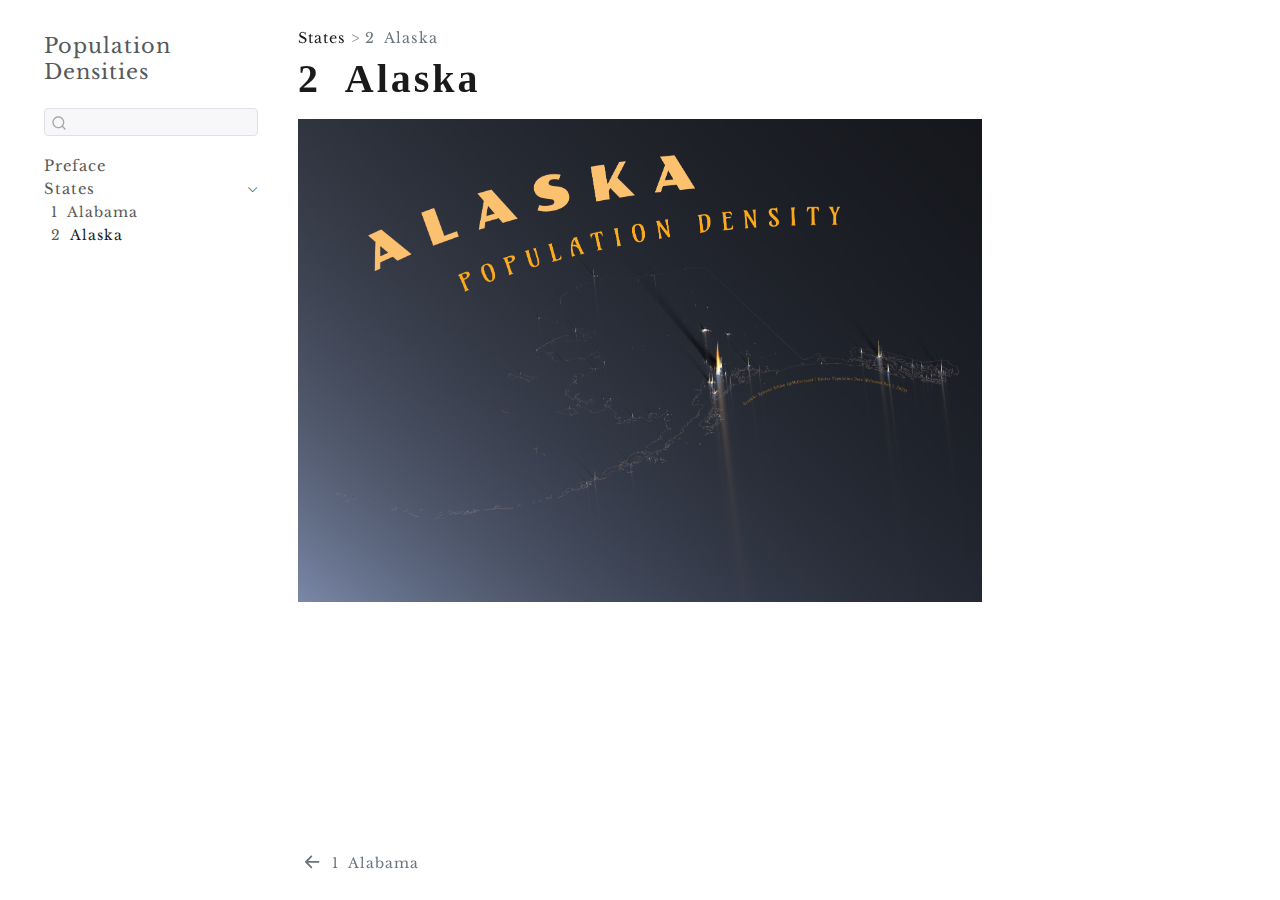
<file: docs/alaska.html>
<!DOCTYPE html>
<html xmlns="http://www.w3.org/1999/xhtml" lang="en" xml:lang="en"><head>

<meta charset="utf-8">
<meta name="generator" content="quarto-1.5.56">

<meta name="viewport" content="width=device-width, initial-scale=1.0, user-scalable=yes">


<title>2&nbsp; Alaska – Population Densities</title>
<style>
code{white-space: pre-wrap;}
span.smallcaps{font-variant: small-caps;}
div.columns{display: flex; gap: min(4vw, 1.5em);}
div.column{flex: auto; overflow-x: auto;}
div.hanging-indent{margin-left: 1.5em; text-indent: -1.5em;}
ul.task-list{list-style: none;}
ul.task-list li input[type="checkbox"] {
  width: 0.8em;
  margin: 0 0.8em 0.2em -1em; /* quarto-specific, see https://github.com/quarto-dev/quarto-cli/issues/4556 */ 
  vertical-align: middle;
}
</style>


<script src="site_libs/quarto-nav/quarto-nav.js"></script>
<script src="site_libs/quarto-nav/headroom.min.js"></script>
<script src="site_libs/clipboard/clipboard.min.js"></script>
<script src="site_libs/quarto-search/autocomplete.umd.js"></script>
<script src="site_libs/quarto-search/fuse.min.js"></script>
<script src="site_libs/quarto-search/quarto-search.js"></script>
<meta name="quarto:offset" content="./">
<link href="./alabama.html" rel="prev">
<script src="site_libs/quarto-html/quarto.js"></script>
<script src="site_libs/quarto-html/popper.min.js"></script>
<script src="site_libs/quarto-html/tippy.umd.min.js"></script>
<script src="site_libs/quarto-html/anchor.min.js"></script>
<link href="site_libs/quarto-html/tippy.css" rel="stylesheet">
<link href="site_libs/quarto-html/quarto-syntax-highlighting.css" rel="stylesheet" id="quarto-text-highlighting-styles">
<script src="site_libs/bootstrap/bootstrap.min.js"></script>
<link href="site_libs/bootstrap/bootstrap-icons.css" rel="stylesheet">
<link href="site_libs/bootstrap/bootstrap.min.css" rel="stylesheet" id="quarto-bootstrap" data-mode="light">
<script src="site_libs/quarto-contrib/glightbox/glightbox.min.js"></script>
<link href="site_libs/quarto-contrib/glightbox/glightbox.min.css" rel="stylesheet">
<link href="site_libs/quarto-contrib/glightbox/lightbox.css" rel="stylesheet">
<script id="quarto-search-options" type="application/json">{
  "location": "sidebar",
  "copy-button": false,
  "collapse-after": 3,
  "panel-placement": "start",
  "type": "textbox",
  "limit": 50,
  "keyboard-shortcut": [
    "f",
    "/",
    "s"
  ],
  "show-item-context": false,
  "language": {
    "search-no-results-text": "No results",
    "search-matching-documents-text": "matching documents",
    "search-copy-link-title": "Copy link to search",
    "search-hide-matches-text": "Hide additional matches",
    "search-more-match-text": "more match in this document",
    "search-more-matches-text": "more matches in this document",
    "search-clear-button-title": "Clear",
    "search-text-placeholder": "",
    "search-detached-cancel-button-title": "Cancel",
    "search-submit-button-title": "Submit",
    "search-label": "Search"
  }
}</script>
<script async="" src="https://www.googletagmanager.com/gtag/js?id=G-EEV3VPGR3H"></script>

<script type="text/javascript">

window.dataLayer = window.dataLayer || [];
function gtag(){dataLayer.push(arguments);}
gtag('js', new Date());
gtag('config', 'G-EEV3VPGR3H', { 'anonymize_ip': true});
</script>


</head>

<body class="nav-sidebar floating">

<div id="quarto-search-results"></div>
  <header id="quarto-header" class="headroom fixed-top">
  <nav class="quarto-secondary-nav">
    <div class="container-fluid d-flex">
      <button type="button" class="quarto-btn-toggle btn" data-bs-toggle="collapse" role="button" data-bs-target=".quarto-sidebar-collapse-item" aria-controls="quarto-sidebar" aria-expanded="false" aria-label="Toggle sidebar navigation" onclick="if (window.quartoToggleHeadroom) { window.quartoToggleHeadroom(); }">
        <i class="bi bi-layout-text-sidebar-reverse"></i>
      </button>
        <nav class="quarto-page-breadcrumbs" aria-label="breadcrumb"><ol class="breadcrumb"><li class="breadcrumb-item"><a href="./alabama.html">States</a></li><li class="breadcrumb-item"><a href="./alaska.html"><span class="chapter-number">2</span>&nbsp; <span class="chapter-title">Alaska</span></a></li></ol></nav>
        <a class="flex-grow-1" role="navigation" data-bs-toggle="collapse" data-bs-target=".quarto-sidebar-collapse-item" aria-controls="quarto-sidebar" aria-expanded="false" aria-label="Toggle sidebar navigation" onclick="if (window.quartoToggleHeadroom) { window.quartoToggleHeadroom(); }">      
        </a>
      <button type="button" class="btn quarto-search-button" aria-label="Search" onclick="window.quartoOpenSearch();">
        <i class="bi bi-search"></i>
      </button>
    </div>
  </nav>
</header>
<!-- content -->
<div id="quarto-content" class="quarto-container page-columns page-rows-contents page-layout-article">
<!-- sidebar -->
  <nav id="quarto-sidebar" class="sidebar collapse collapse-horizontal quarto-sidebar-collapse-item sidebar-navigation floating overflow-auto">
    <div class="pt-lg-2 mt-2 text-left sidebar-header">
    <div class="sidebar-title mb-0 py-0">
      <a href="./">Population Densities</a> 
    </div>
      </div>
        <div class="mt-2 flex-shrink-0 align-items-center">
        <div class="sidebar-search">
        <div id="quarto-search" class="" title="Search"></div>
        </div>
        </div>
    <div class="sidebar-menu-container"> 
    <ul class="list-unstyled mt-1">
        <li class="sidebar-item">
  <div class="sidebar-item-container"> 
  <a href="./index.html" class="sidebar-item-text sidebar-link">
 <span class="menu-text">Preface</span></a>
  </div>
</li>
        <li class="sidebar-item sidebar-item-section">
      <div class="sidebar-item-container"> 
            <a class="sidebar-item-text sidebar-link text-start" data-bs-toggle="collapse" data-bs-target="#quarto-sidebar-section-1" role="navigation" aria-expanded="true">
 <span class="menu-text">States</span></a>
          <a class="sidebar-item-toggle text-start" data-bs-toggle="collapse" data-bs-target="#quarto-sidebar-section-1" role="navigation" aria-expanded="true" aria-label="Toggle section">
            <i class="bi bi-chevron-right ms-2"></i>
          </a> 
      </div>
      <ul id="quarto-sidebar-section-1" class="collapse list-unstyled sidebar-section depth1 show">  
          <li class="sidebar-item">
  <div class="sidebar-item-container"> 
  <a href="./alabama.html" class="sidebar-item-text sidebar-link">
 <span class="menu-text"><span class="chapter-number">1</span>&nbsp; <span class="chapter-title">Alabama</span></span></a>
  </div>
</li>
          <li class="sidebar-item">
  <div class="sidebar-item-container"> 
  <a href="./alaska.html" class="sidebar-item-text sidebar-link active">
 <span class="menu-text"><span class="chapter-number">2</span>&nbsp; <span class="chapter-title">Alaska</span></span></a>
  </div>
</li>
      </ul>
  </li>
    </ul>
    </div>
</nav>
<div id="quarto-sidebar-glass" class="quarto-sidebar-collapse-item" data-bs-toggle="collapse" data-bs-target=".quarto-sidebar-collapse-item"></div>
<!-- margin-sidebar -->
    <div id="quarto-margin-sidebar" class="sidebar margin-sidebar zindex-bottom">
        
    </div>
<!-- main -->
<main class="content" id="quarto-document-content">

<header id="title-block-header" class="quarto-title-block default"><nav class="quarto-page-breadcrumbs quarto-title-breadcrumbs d-none d-lg-block" aria-label="breadcrumb"><ol class="breadcrumb"><li class="breadcrumb-item"><a href="./alabama.html">States</a></li><li class="breadcrumb-item"><a href="./alaska.html"><span class="chapter-number">2</span>&nbsp; <span class="chapter-title">Alaska</span></a></li></ol></nav>
<div class="quarto-title">
<h1 class="title"><span class="chapter-number">2</span>&nbsp; <span class="chapter-title">Alaska</span></h1>
</div>



<div class="quarto-title-meta">

    
  
    
  </div>
  


</header>


<p><a href="assets/alaska/alaska_titled@0.25x.png" class="lightbox" data-gallery="quarto-lightbox-gallery-1"><img src="assets/alaska/alaska_titled@0.25x.png" class="img-fluid"></a></p>



</main> <!-- /main -->
<script id="quarto-html-after-body" type="application/javascript">
window.document.addEventListener("DOMContentLoaded", function (event) {
  const toggleBodyColorMode = (bsSheetEl) => {
    const mode = bsSheetEl.getAttribute("data-mode");
    const bodyEl = window.document.querySelector("body");
    if (mode === "dark") {
      bodyEl.classList.add("quarto-dark");
      bodyEl.classList.remove("quarto-light");
    } else {
      bodyEl.classList.add("quarto-light");
      bodyEl.classList.remove("quarto-dark");
    }
  }
  const toggleBodyColorPrimary = () => {
    const bsSheetEl = window.document.querySelector("link#quarto-bootstrap");
    if (bsSheetEl) {
      toggleBodyColorMode(bsSheetEl);
    }
  }
  toggleBodyColorPrimary();  
  const icon = "";
  const anchorJS = new window.AnchorJS();
  anchorJS.options = {
    placement: 'right',
    icon: icon
  };
  anchorJS.add('.anchored');
  const isCodeAnnotation = (el) => {
    for (const clz of el.classList) {
      if (clz.startsWith('code-annotation-')) {                     
        return true;
      }
    }
    return false;
  }
  const onCopySuccess = function(e) {
    // button target
    const button = e.trigger;
    // don't keep focus
    button.blur();
    // flash "checked"
    button.classList.add('code-copy-button-checked');
    var currentTitle = button.getAttribute("title");
    button.setAttribute("title", "Copied!");
    let tooltip;
    if (window.bootstrap) {
      button.setAttribute("data-bs-toggle", "tooltip");
      button.setAttribute("data-bs-placement", "left");
      button.setAttribute("data-bs-title", "Copied!");
      tooltip = new bootstrap.Tooltip(button, 
        { trigger: "manual", 
          customClass: "code-copy-button-tooltip",
          offset: [0, -8]});
      tooltip.show();    
    }
    setTimeout(function() {
      if (tooltip) {
        tooltip.hide();
        button.removeAttribute("data-bs-title");
        button.removeAttribute("data-bs-toggle");
        button.removeAttribute("data-bs-placement");
      }
      button.setAttribute("title", currentTitle);
      button.classList.remove('code-copy-button-checked');
    }, 1000);
    // clear code selection
    e.clearSelection();
  }
  const getTextToCopy = function(trigger) {
      const codeEl = trigger.previousElementSibling.cloneNode(true);
      for (const childEl of codeEl.children) {
        if (isCodeAnnotation(childEl)) {
          childEl.remove();
        }
      }
      return codeEl.innerText;
  }
  const clipboard = new window.ClipboardJS('.code-copy-button:not([data-in-quarto-modal])', {
    text: getTextToCopy
  });
  clipboard.on('success', onCopySuccess);
  if (window.document.getElementById('quarto-embedded-source-code-modal')) {
    // For code content inside modals, clipBoardJS needs to be initialized with a container option
    // TODO: Check when it could be a function (https://github.com/zenorocha/clipboard.js/issues/860)
    const clipboardModal = new window.ClipboardJS('.code-copy-button[data-in-quarto-modal]', {
      text: getTextToCopy,
      container: window.document.getElementById('quarto-embedded-source-code-modal')
    });
    clipboardModal.on('success', onCopySuccess);
  }
    var localhostRegex = new RegExp(/^(?:http|https):\/\/localhost\:?[0-9]*\//);
    var mailtoRegex = new RegExp(/^mailto:/);
      var filterRegex = new RegExp('/' + window.location.host + '/');
    var isInternal = (href) => {
        return filterRegex.test(href) || localhostRegex.test(href) || mailtoRegex.test(href);
    }
    // Inspect non-navigation links and adorn them if external
 	var links = window.document.querySelectorAll('a[href]:not(.nav-link):not(.navbar-brand):not(.toc-action):not(.sidebar-link):not(.sidebar-item-toggle):not(.pagination-link):not(.no-external):not([aria-hidden]):not(.dropdown-item):not(.quarto-navigation-tool):not(.about-link)');
    for (var i=0; i<links.length; i++) {
      const link = links[i];
      if (!isInternal(link.href)) {
        // undo the damage that might have been done by quarto-nav.js in the case of
        // links that we want to consider external
        if (link.dataset.originalHref !== undefined) {
          link.href = link.dataset.originalHref;
        }
      }
    }
  function tippyHover(el, contentFn, onTriggerFn, onUntriggerFn) {
    const config = {
      allowHTML: true,
      maxWidth: 500,
      delay: 100,
      arrow: false,
      appendTo: function(el) {
          return el.parentElement;
      },
      interactive: true,
      interactiveBorder: 10,
      theme: 'quarto',
      placement: 'bottom-start',
    };
    if (contentFn) {
      config.content = contentFn;
    }
    if (onTriggerFn) {
      config.onTrigger = onTriggerFn;
    }
    if (onUntriggerFn) {
      config.onUntrigger = onUntriggerFn;
    }
    window.tippy(el, config); 
  }
  const noterefs = window.document.querySelectorAll('a[role="doc-noteref"]');
  for (var i=0; i<noterefs.length; i++) {
    const ref = noterefs[i];
    tippyHover(ref, function() {
      // use id or data attribute instead here
      let href = ref.getAttribute('data-footnote-href') || ref.getAttribute('href');
      try { href = new URL(href).hash; } catch {}
      const id = href.replace(/^#\/?/, "");
      const note = window.document.getElementById(id);
      if (note) {
        return note.innerHTML;
      } else {
        return "";
      }
    });
  }
  const xrefs = window.document.querySelectorAll('a.quarto-xref');
  const processXRef = (id, note) => {
    // Strip column container classes
    const stripColumnClz = (el) => {
      el.classList.remove("page-full", "page-columns");
      if (el.children) {
        for (const child of el.children) {
          stripColumnClz(child);
        }
      }
    }
    stripColumnClz(note)
    if (id === null || id.startsWith('sec-')) {
      // Special case sections, only their first couple elements
      const container = document.createElement("div");
      if (note.children && note.children.length > 2) {
        container.appendChild(note.children[0].cloneNode(true));
        for (let i = 1; i < note.children.length; i++) {
          const child = note.children[i];
          if (child.tagName === "P" && child.innerText === "") {
            continue;
          } else {
            container.appendChild(child.cloneNode(true));
            break;
          }
        }
        if (window.Quarto?.typesetMath) {
          window.Quarto.typesetMath(container);
        }
        return container.innerHTML
      } else {
        if (window.Quarto?.typesetMath) {
          window.Quarto.typesetMath(note);
        }
        return note.innerHTML;
      }
    } else {
      // Remove any anchor links if they are present
      const anchorLink = note.querySelector('a.anchorjs-link');
      if (anchorLink) {
        anchorLink.remove();
      }
      if (window.Quarto?.typesetMath) {
        window.Quarto.typesetMath(note);
      }
      // TODO in 1.5, we should make sure this works without a callout special case
      if (note.classList.contains("callout")) {
        return note.outerHTML;
      } else {
        return note.innerHTML;
      }
    }
  }
  for (var i=0; i<xrefs.length; i++) {
    const xref = xrefs[i];
    tippyHover(xref, undefined, function(instance) {
      instance.disable();
      let url = xref.getAttribute('href');
      let hash = undefined; 
      if (url.startsWith('#')) {
        hash = url;
      } else {
        try { hash = new URL(url).hash; } catch {}
      }
      if (hash) {
        const id = hash.replace(/^#\/?/, "");
        const note = window.document.getElementById(id);
        if (note !== null) {
          try {
            const html = processXRef(id, note.cloneNode(true));
            instance.setContent(html);
          } finally {
            instance.enable();
            instance.show();
          }
        } else {
          // See if we can fetch this
          fetch(url.split('#')[0])
          .then(res => res.text())
          .then(html => {
            const parser = new DOMParser();
            const htmlDoc = parser.parseFromString(html, "text/html");
            const note = htmlDoc.getElementById(id);
            if (note !== null) {
              const html = processXRef(id, note);
              instance.setContent(html);
            } 
          }).finally(() => {
            instance.enable();
            instance.show();
          });
        }
      } else {
        // See if we can fetch a full url (with no hash to target)
        // This is a special case and we should probably do some content thinning / targeting
        fetch(url)
        .then(res => res.text())
        .then(html => {
          const parser = new DOMParser();
          const htmlDoc = parser.parseFromString(html, "text/html");
          const note = htmlDoc.querySelector('main.content');
          if (note !== null) {
            // This should only happen for chapter cross references
            // (since there is no id in the URL)
            // remove the first header
            if (note.children.length > 0 && note.children[0].tagName === "HEADER") {
              note.children[0].remove();
            }
            const html = processXRef(null, note);
            instance.setContent(html);
          } 
        }).finally(() => {
          instance.enable();
          instance.show();
        });
      }
    }, function(instance) {
    });
  }
      let selectedAnnoteEl;
      const selectorForAnnotation = ( cell, annotation) => {
        let cellAttr = 'data-code-cell="' + cell + '"';
        let lineAttr = 'data-code-annotation="' +  annotation + '"';
        const selector = 'span[' + cellAttr + '][' + lineAttr + ']';
        return selector;
      }
      const selectCodeLines = (annoteEl) => {
        const doc = window.document;
        const targetCell = annoteEl.getAttribute("data-target-cell");
        const targetAnnotation = annoteEl.getAttribute("data-target-annotation");
        const annoteSpan = window.document.querySelector(selectorForAnnotation(targetCell, targetAnnotation));
        const lines = annoteSpan.getAttribute("data-code-lines").split(",");
        const lineIds = lines.map((line) => {
          return targetCell + "-" + line;
        })
        let top = null;
        let height = null;
        let parent = null;
        if (lineIds.length > 0) {
            //compute the position of the single el (top and bottom and make a div)
            const el = window.document.getElementById(lineIds[0]);
            top = el.offsetTop;
            height = el.offsetHeight;
            parent = el.parentElement.parentElement;
          if (lineIds.length > 1) {
            const lastEl = window.document.getElementById(lineIds[lineIds.length - 1]);
            const bottom = lastEl.offsetTop + lastEl.offsetHeight;
            height = bottom - top;
          }
          if (top !== null && height !== null && parent !== null) {
            // cook up a div (if necessary) and position it 
            let div = window.document.getElementById("code-annotation-line-highlight");
            if (div === null) {
              div = window.document.createElement("div");
              div.setAttribute("id", "code-annotation-line-highlight");
              div.style.position = 'absolute';
              parent.appendChild(div);
            }
            div.style.top = top - 2 + "px";
            div.style.height = height + 4 + "px";
            div.style.left = 0;
            let gutterDiv = window.document.getElementById("code-annotation-line-highlight-gutter");
            if (gutterDiv === null) {
              gutterDiv = window.document.createElement("div");
              gutterDiv.setAttribute("id", "code-annotation-line-highlight-gutter");
              gutterDiv.style.position = 'absolute';
              const codeCell = window.document.getElementById(targetCell);
              const gutter = codeCell.querySelector('.code-annotation-gutter');
              gutter.appendChild(gutterDiv);
            }
            gutterDiv.style.top = top - 2 + "px";
            gutterDiv.style.height = height + 4 + "px";
          }
          selectedAnnoteEl = annoteEl;
        }
      };
      const unselectCodeLines = () => {
        const elementsIds = ["code-annotation-line-highlight", "code-annotation-line-highlight-gutter"];
        elementsIds.forEach((elId) => {
          const div = window.document.getElementById(elId);
          if (div) {
            div.remove();
          }
        });
        selectedAnnoteEl = undefined;
      };
        // Handle positioning of the toggle
    window.addEventListener(
      "resize",
      throttle(() => {
        elRect = undefined;
        if (selectedAnnoteEl) {
          selectCodeLines(selectedAnnoteEl);
        }
      }, 10)
    );
    function throttle(fn, ms) {
    let throttle = false;
    let timer;
      return (...args) => {
        if(!throttle) { // first call gets through
            fn.apply(this, args);
            throttle = true;
        } else { // all the others get throttled
            if(timer) clearTimeout(timer); // cancel #2
            timer = setTimeout(() => {
              fn.apply(this, args);
              timer = throttle = false;
            }, ms);
        }
      };
    }
      // Attach click handler to the DT
      const annoteDls = window.document.querySelectorAll('dt[data-target-cell]');
      for (const annoteDlNode of annoteDls) {
        annoteDlNode.addEventListener('click', (event) => {
          const clickedEl = event.target;
          if (clickedEl !== selectedAnnoteEl) {
            unselectCodeLines();
            const activeEl = window.document.querySelector('dt[data-target-cell].code-annotation-active');
            if (activeEl) {
              activeEl.classList.remove('code-annotation-active');
            }
            selectCodeLines(clickedEl);
            clickedEl.classList.add('code-annotation-active');
          } else {
            // Unselect the line
            unselectCodeLines();
            clickedEl.classList.remove('code-annotation-active');
          }
        });
      }
  const findCites = (el) => {
    const parentEl = el.parentElement;
    if (parentEl) {
      const cites = parentEl.dataset.cites;
      if (cites) {
        return {
          el,
          cites: cites.split(' ')
        };
      } else {
        return findCites(el.parentElement)
      }
    } else {
      return undefined;
    }
  };
  var bibliorefs = window.document.querySelectorAll('a[role="doc-biblioref"]');
  for (var i=0; i<bibliorefs.length; i++) {
    const ref = bibliorefs[i];
    const citeInfo = findCites(ref);
    if (citeInfo) {
      tippyHover(citeInfo.el, function() {
        var popup = window.document.createElement('div');
        citeInfo.cites.forEach(function(cite) {
          var citeDiv = window.document.createElement('div');
          citeDiv.classList.add('hanging-indent');
          citeDiv.classList.add('csl-entry');
          var biblioDiv = window.document.getElementById('ref-' + cite);
          if (biblioDiv) {
            citeDiv.innerHTML = biblioDiv.innerHTML;
          }
          popup.appendChild(citeDiv);
        });
        return popup.innerHTML;
      });
    }
  }
});
</script>
<nav class="page-navigation">
  <div class="nav-page nav-page-previous">
      <a href="./alabama.html" class="pagination-link" aria-label="Alabama">
        <i class="bi bi-arrow-left-short"></i> <span class="nav-page-text"><span class="chapter-number">1</span>&nbsp; <span class="chapter-title">Alabama</span></span>
      </a>          
  </div>
  <div class="nav-page nav-page-next">
  </div>
</nav>
</div> <!-- /content -->
<script>var lightboxQuarto = GLightbox({"loop":false,"selector":".lightbox","descPosition":"bottom","openEffect":"zoom","closeEffect":"zoom"});
(function() {
  let previousOnload = window.onload;
  window.onload = () => {
    if (previousOnload) {
      previousOnload();
    }
    lightboxQuarto.on('slide_before_load', (data) => {
      const { slideIndex, slideNode, slideConfig, player, trigger } = data;
      const href = trigger.getAttribute('href');
      if (href !== null) {
        const imgEl = window.document.querySelector(`a[href="${href}"] img`);
        if (imgEl !== null) {
          const srcAttr = imgEl.getAttribute("src");
          if (srcAttr && srcAttr.startsWith("data:")) {
            slideConfig.href = srcAttr;
          }
        }
      } 
    });
  
    lightboxQuarto.on('slide_after_load', (data) => {
      const { slideIndex, slideNode, slideConfig, player, trigger } = data;
      if (window.Quarto?.typesetMath) {
        window.Quarto.typesetMath(slideNode);
      }
    });
  
  };
  
})();
          </script>




</body></html>
</file>
<file: docs/site_libs/quarto-html/tippy.css>
.tippy-box[data-animation=fade][data-state=hidden]{opacity:0}[data-tippy-root]{max-width:calc(100vw - 10px)}.tippy-box{position:relative;background-color:#333;color:#fff;border-radius:4px;font-size:14px;line-height:1.4;white-space:normal;outline:0;transition-property:transform,visibility,opacity}.tippy-box[data-placement^=top]>.tippy-arrow{bottom:0}.tippy-box[data-placement^=top]>.tippy-arrow:before{bottom:-7px;left:0;border-width:8px 8px 0;border-top-color:initial;transform-origin:center top}.tippy-box[data-placement^=bottom]>.tippy-arrow{top:0}.tippy-box[data-placement^=bottom]>.tippy-arrow:before{top:-7px;left:0;border-width:0 8px 8px;border-bottom-color:initial;transform-origin:center bottom}.tippy-box[data-placement^=left]>.tippy-arrow{right:0}.tippy-box[data-placement^=left]>.tippy-arrow:before{border-width:8px 0 8px 8px;border-left-color:initial;right:-7px;transform-origin:center left}.tippy-box[data-placement^=right]>.tippy-arrow{left:0}.tippy-box[data-placement^=right]>.tippy-arrow:before{left:-7px;border-width:8px 8px 8px 0;border-right-color:initial;transform-origin:center right}.tippy-box[data-inertia][data-state=visible]{transition-timing-function:cubic-bezier(.54,1.5,.38,1.11)}.tippy-arrow{width:16px;height:16px;color:#333}.tippy-arrow:before{content:"";position:absolute;border-color:transparent;border-style:solid}.tippy-content{position:relative;padding:5px 9px;z-index:1}
</file>
<file: docs/site_libs/quarto-html/quarto-syntax-highlighting.css>
/* quarto syntax highlight colors */
:root {
  --quarto-hl-ot-color: #003B4F;
  --quarto-hl-at-color: #657422;
  --quarto-hl-ss-color: #20794D;
  --quarto-hl-an-color: #5E5E5E;
  --quarto-hl-fu-color: #4758AB;
  --quarto-hl-st-color: #20794D;
  --quarto-hl-cf-color: #003B4F;
  --quarto-hl-op-color: #5E5E5E;
  --quarto-hl-er-color: #AD0000;
  --quarto-hl-bn-color: #AD0000;
  --quarto-hl-al-color: #AD0000;
  --quarto-hl-va-color: #111111;
  --quarto-hl-bu-color: inherit;
  --quarto-hl-ex-color: inherit;
  --quarto-hl-pp-color: #AD0000;
  --quarto-hl-in-color: #5E5E5E;
  --quarto-hl-vs-color: #20794D;
  --quarto-hl-wa-color: #5E5E5E;
  --quarto-hl-do-color: #5E5E5E;
  --quarto-hl-im-color: #00769E;
  --quarto-hl-ch-color: #20794D;
  --quarto-hl-dt-color: #AD0000;
  --quarto-hl-fl-color: #AD0000;
  --quarto-hl-co-color: #5E5E5E;
  --quarto-hl-cv-color: #5E5E5E;
  --quarto-hl-cn-color: #8f5902;
  --quarto-hl-sc-color: #5E5E5E;
  --quarto-hl-dv-color: #AD0000;
  --quarto-hl-kw-color: #003B4F;
}

/* other quarto variables */
:root {
  --quarto-font-monospace: SFMono-Regular, Menlo, Monaco, Consolas, "Liberation Mono", "Courier New", monospace;
}

pre > code.sourceCode > span {
  color: #003B4F;
}

code span {
  color: #003B4F;
}

code.sourceCode > span {
  color: #003B4F;
}

div.sourceCode,
div.sourceCode pre.sourceCode {
  color: #003B4F;
}

code span.ot {
  color: #003B4F;
  font-style: inherit;
}

code span.at {
  color: #657422;
  font-style: inherit;
}

code span.ss {
  color: #20794D;
  font-style: inherit;
}

code span.an {
  color: #5E5E5E;
  font-style: inherit;
}

code span.fu {
  color: #4758AB;
  font-style: inherit;
}

code span.st {
  color: #20794D;
  font-style: inherit;
}

code span.cf {
  color: #003B4F;
  font-weight: bold;
  font-style: inherit;
}

code span.op {
  color: #5E5E5E;
  font-style: inherit;
}

code span.er {
  color: #AD0000;
  font-style: inherit;
}

code span.bn {
  color: #AD0000;
  font-style: inherit;
}

code span.al {
  color: #AD0000;
  font-style: inherit;
}

code span.va {
  color: #111111;
  font-style: inherit;
}

code span.bu {
  font-style: inherit;
}

code span.ex {
  font-style: inherit;
}

code span.pp {
  color: #AD0000;
  font-style: inherit;
}

code span.in {
  color: #5E5E5E;
  font-style: inherit;
}

code span.vs {
  color: #20794D;
  font-style: inherit;
}

code span.wa {
  color: #5E5E5E;
  font-style: italic;
}

code span.do {
  color: #5E5E5E;
  font-style: italic;
}

code span.im {
  color: #00769E;
  font-style: inherit;
}

code span.ch {
  color: #20794D;
  font-style: inherit;
}

code span.dt {
  color: #AD0000;
  font-style: inherit;
}

code span.fl {
  color: #AD0000;
  font-style: inherit;
}

code span.co {
  color: #5E5E5E;
  font-style: inherit;
}

code span.cv {
  color: #5E5E5E;
  font-style: italic;
}

code span.cn {
  color: #8f5902;
  font-style: inherit;
}

code span.sc {
  color: #5E5E5E;
  font-style: inherit;
}

code span.dv {
  color: #AD0000;
  font-style: inherit;
}

code span.kw {
  color: #003B4F;
  font-weight: bold;
  font-style: inherit;
}

.prevent-inlining {
  content: "</";
}

/*# sourceMappingURL=debc5d5d77c3f9108843748ff7464032.css.map */
</file>
